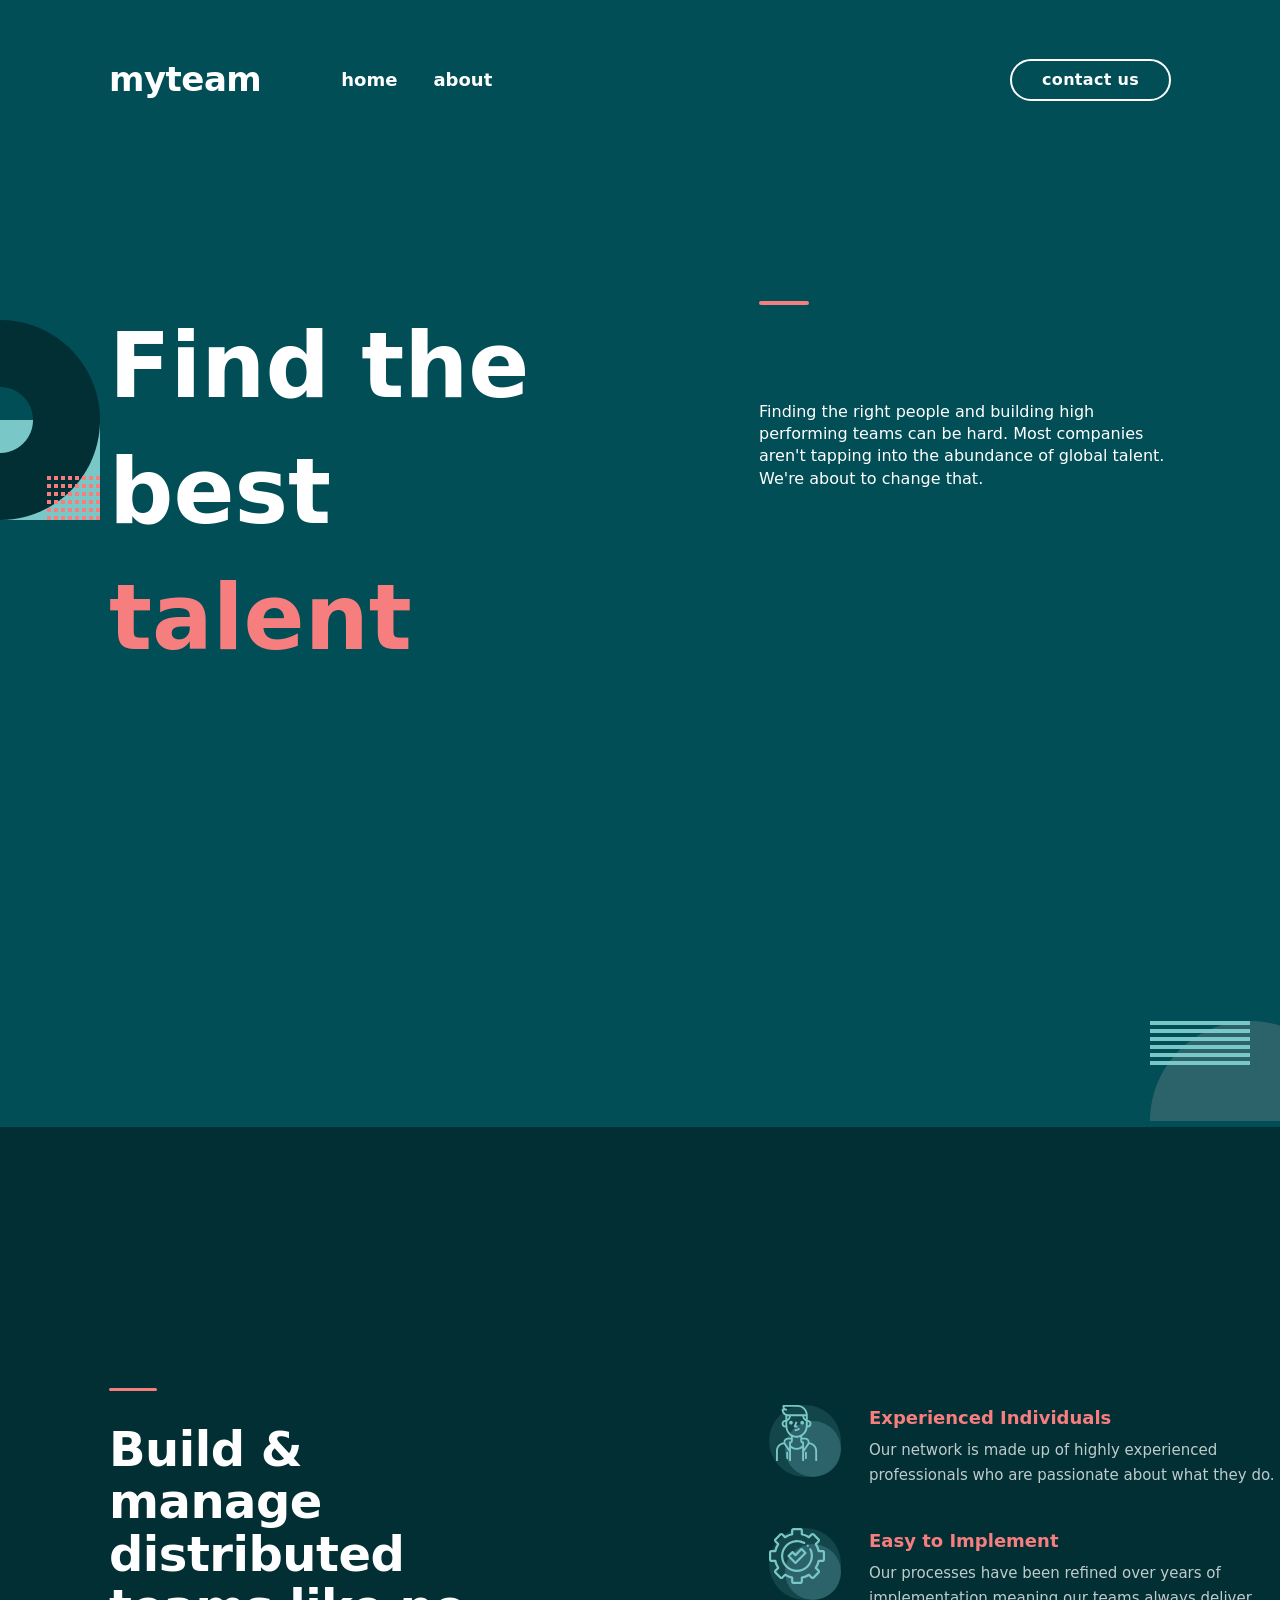
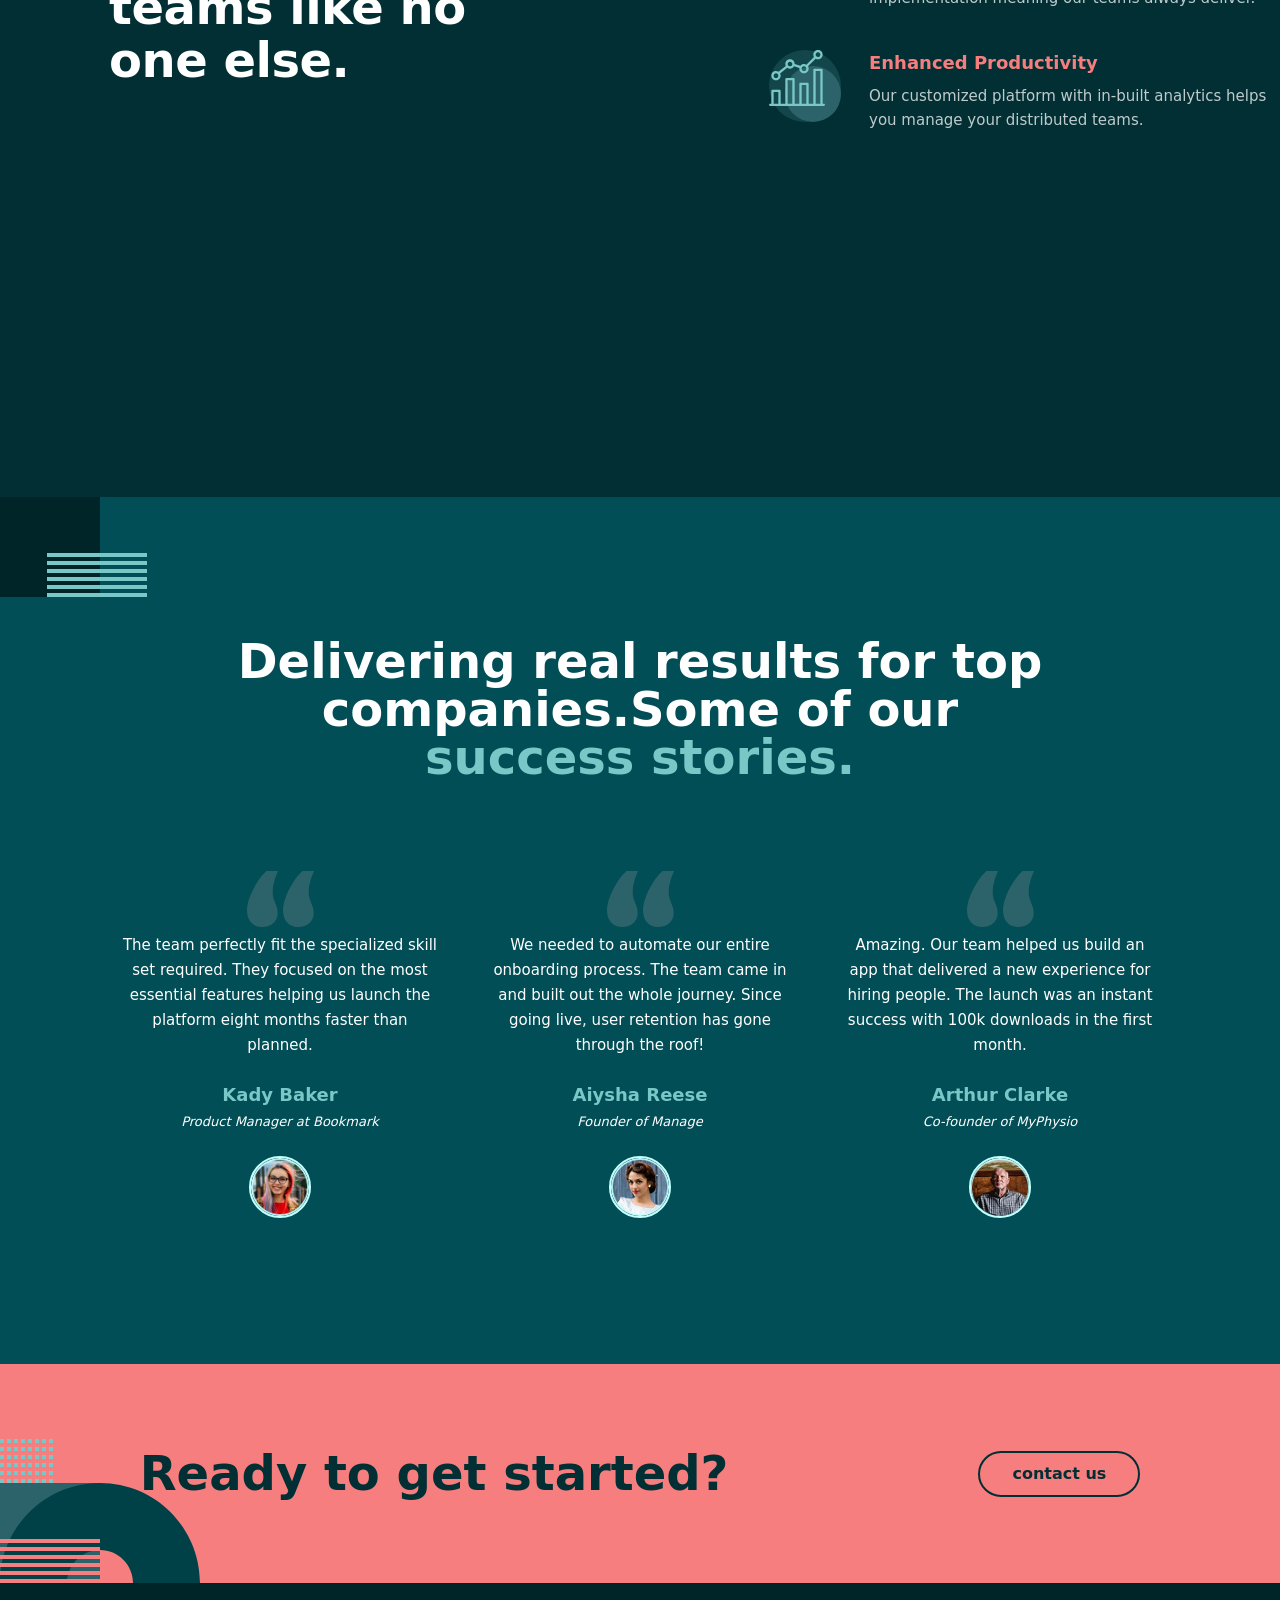
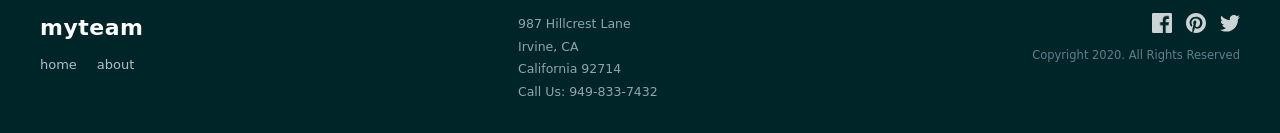
<file: my team/index.html>
<!DOCTYPE html>
<html lang="en">

<head>
    <meta charset="UTF-8">
    <meta name="viewport" content="width=device-width, initial-scale=1.0">
    <title>myteam — Find the best talent</title>
    <link rel="stylesheet" href="style.css">
</head>

<body>
    <header class="header">
        <div class="container">

            <div class="navbar">

                <div class="logo">myteam</div>

                <nav class="nav-links">
                    <a href="index.html" class="nav-link">home</a>
                    <a href="about.html" class="nav-link">about</a>
                </nav>
                <div class="contact-btn">
                    <a href="contact.html">contact us</a>
                </div>


                <button class="burger" type="button">
                    <img src="burger.svg" alt="Menu">
                </button>

            </div>

        </div>

        <div class="mobile-menu">

            <button class="close-btn" type="button">
                ✕
            </button>

            <nav class="mobile-nav">
                <a href="index.html">home</a>
                <a href="about.html">about</a>

                <a href="contact.html" class="mobile-btn">
                    contact us
                </a>
            </nav>
            <img class="brgrasm" src="rasm19.png" alt="">

        </div>

    </header>
    <section class="hero">
        <img class="img-square" src="./rasm.png" alt="">
        <div class="container">
            <div class="hero-wrapper">
                <div class="hero-left">
                    <h1 class="h1_nmadur">Find the best <span class="accent">talent</span></h1>
                </div>
                <div class="hero-right">
                    <span class="description-box"></span>
                    <div class="asd">
                        <p class="finding-text">Finding the right people and building high performing teams can be hard.
                            Most companies aren't tapping into the abundance of global talent. We're about to change
                            that.</p>
                    </div>
                </div>
            </div>
        </div>
        <img class="ert1" src="rasm17.png" alt="">
    </section>


    <section class="section2">

        <div class="decor-dots">

        </div>

        <div class="decor-bottom-right">
            <svg width="160" height="160" viewBox="0 0 160 160" xmlns="http://www.w3.org/2000/svg">

            </svg>
        </div>

        <div class="container">
            <div class="section2-inner">

                <div class="section2-left">
                    <h2>Build &amp; manage distributed teams like no one else.</h2>
                </div>

                <div class="section2-right">

                    <div class="feature-item">
                        <div class="feature-icon">
                            <img src="rasm2.svg" alt="">
                        </div>
                        <div class="feature-text">
                            <h3>Experienced Individuals</h3>
                            <p>Our network is made up of highly experienced professionals who are passionate about what
                                they do.</p>
                        </div>
                    </div>

                    <div class="feature-item">
                        <div class="feature-icon">
                            <img src="rasm3.svg" alt="">
                        </div>
                        <div class="feature-text">
                            <h3>Easy to Implement</h3>
                            <p>Our processes have been refined over years of implementation meaning our teams always
                                deliver.</p>
                        </div>
                    </div>

                    <div class="feature-item">
                        <div class="feature-icon">
                            <img src="rasm4.svg" alt="">
                        </div>
                        <div class="feature-text">
                            <h3>Enhanced Productivity</h3>
                            <p>Our customized platform with in-built analytics helps you manage your distributed teams.
                            </p>
                        </div>
                    </div>
                    <img class="wer" src="rasm5.png" alt="">

                </div>
            </div>
        </div>
    </section>

    <section class="stories">

        <img src="rasm6.svg" alt="" class="chaprasm">

        <div class="container">

            <h2 class="stories-title">
                Delivering real results for top companies.Some of our
                <br>
                <span> success  stories.</span>
            </h2>

            <div class="stories-wrapper">

                <div class="story-card">
                    <img src="qovs.svg" alt="" class="quote1">

                    <p>
                        The team perfectly fit the specialized skill set required.
                        They focused on the most essential features helping us launch
                        the platform eight months faster than planned.
                    </p>

                    <h4>Kady Baker</h4>
                    <span class="job">Product Manager at Bookmark</span>

                    <img src="qiz.png" alt="" class="avatar">
                </div>

                <div class="story-card">
                    <img src="qovs.svg" alt="" class="quote1">

                    <p>
                        We needed to automate our entire onboarding process.
                        The team came in and built out the whole journey.
                        Since going live, user retention has gone through the roof!
                    </p>

                    <h4>Aiysha Reese</h4>
                    <span class="job">Founder of Manage</span>

                    <img src="qiz2.png" alt="" class="avatar">
                </div>

                <div class="story-card">
                    <img src="qovs.svg" alt="" class="quote1">

                    <p>
                        Amazing. Our team helped us build an app that delivered a
                        new experience for hiring people. The launch was an instant
                        success with 100k downloads in the first month.
                    </p>

                    <h4>Arthur Clarke</h4>
                    <span class="job">Co-founder of MyPhysio</span>

                    <img src="chol.png" alt="" class="avatar">
                </div>

            </div>
            <img class="pas" src="rasm16.png" alt="">
        </div>
    </section>
    <img class="ongrasm" src="rasm7..svg" alt="">


    <footer class="cta">

        <img src="rasm8.svg" alt="" class="cta-rasm">

        <div class="container cta-wrapper">
            <h2>Ready to get started?</h2>

            <a href="contact.html" class="cta-btn">contact us</a>
        </div>

    </footer>
    <footer class="footer">
        <div class="footer__container">

            <div class="footer__left">
                <div class="footer__logo">myteam</div>
                <nav class="footer__nav">
                    <a href="index.html" class="footer__nav-link">home</a>
                    <a href="about.html" class="footer__nav-link">about</a>
                </nav>
            </div>


            <div class="footer__address">
                987 Hillcrest Lane<br>
                Irvine, CA<br>
                California 92714<br>
                Call Us: 949-833-7432
            </div>
            <div class="footer__right">
                <div class="footer__address1">
                    987 Hillcrest Lane<br>
                    Irvine, CA<br>
                    California 92714<br>
                    Call Us: 949-833-7432
                </div>
                <div class="footer__icons">
                    <a href="#" class="footer__icon-link" title="Facebook">
                        <img src="facebook.png" alt="" class="footer__icon-img" />
                    </a>
                    <a href="#" class="footer__icon-link" title="Pinterest">
                        <img src="p.svg" alt="" class="footer__icon-img" />
                    </a>
                    <a href="#" class="footer__icon-link" title="Twitter">
                        <img src="qush.svg" alt="" class="footer__icon-img" />
                    </a>
                </div>
                <p class="footer__copyright">Copyright 2020. All Rights Reserved</p>
            </div>

        </div>
    </footer>
    <script src="./script.js"></script>
</body>

</html>
</file>
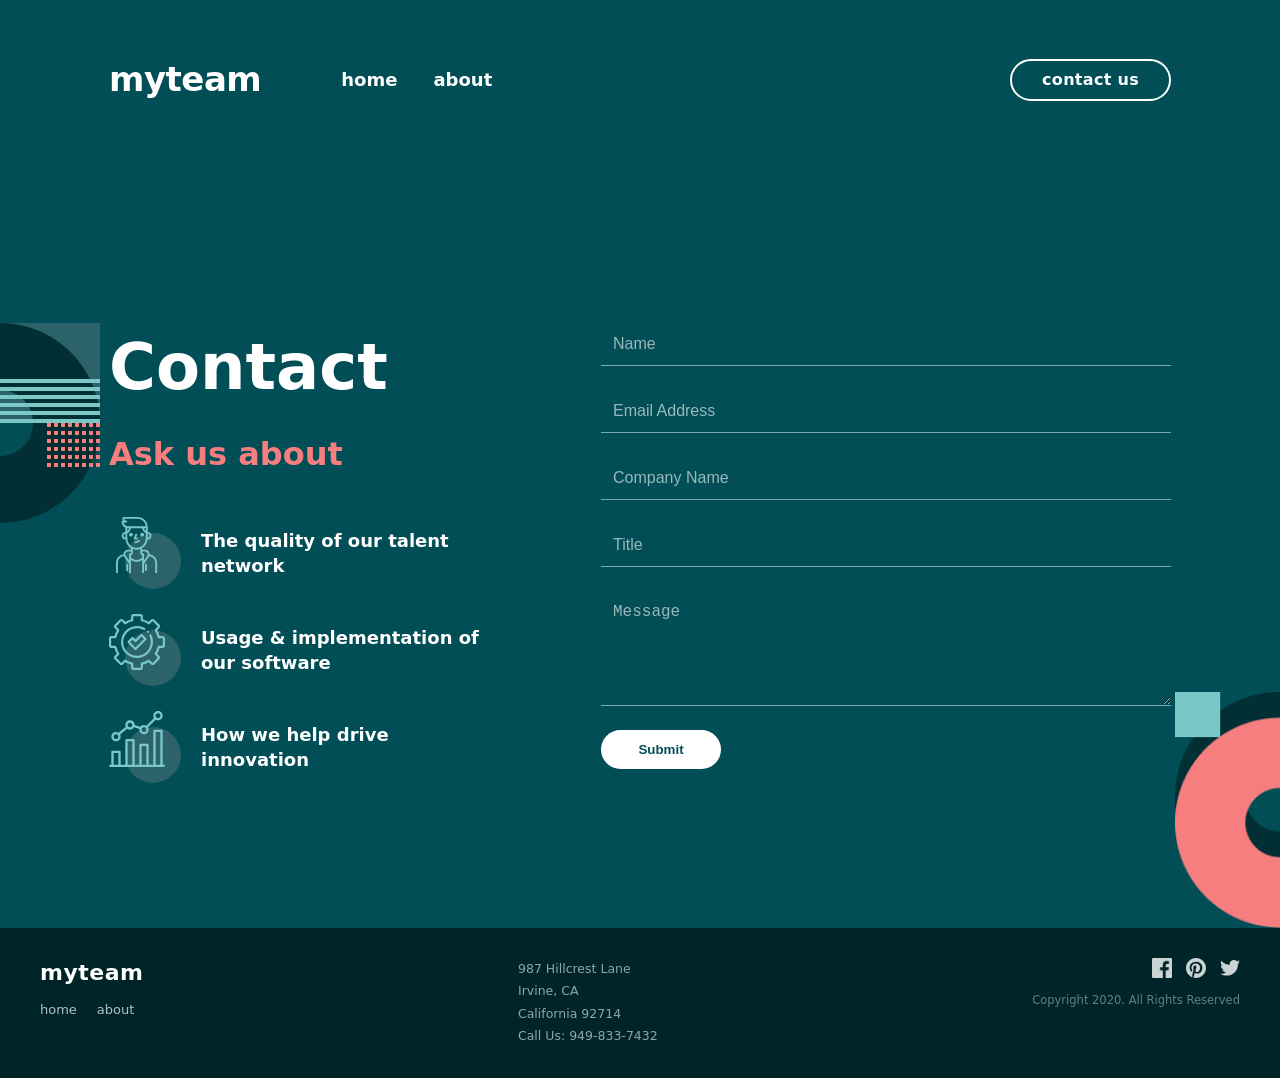
<file: my team/contact.html>
<!DOCTYPE html>
<html lang="en">

<head>
    <meta charset="UTF-8">
    <meta name="viewport" content="width=device-width, initial-scale=1.0">
    <title>Document</title>
    <link rel="stylesheet" href="style.css">
</head>

<body>
    <!-- <header class="header">
        <div class="container">
            <div class="navbar">
                <div class="logo">myteam</div>
                <div class="nav-links">
                    <a href="index.html" class="nav-link">home</a>
                    <a href="about.html" class="nav-link">about</a>
                </div>
                <div class="contact-btn">
                    <a href="contact.html">contact us</a>
                </div>
            </div>
        </div>
    </header> -->
     <header class="header">
        <div class="container">

            <div class="navbar">

                <div class="logo">myteam</div>

                <nav class="nav-links">
                    <a href="index.html" class="nav-link">home</a>
                    <a href="about.html" class="nav-link">about</a>
                </nav>
                <div class="contact-btn">
                    <a href="contact.html">contact us</a>
                </div>


                <button class="burger" type="button">
                    <img src="burger.svg" alt="Menu">
                </button>

            </div>

        </div>

        <div class="mobile-menu">

            <button class="close-btn" type="button">
                ✕
            </button>

            <nav class="mobile-nav">
                <a href="index.html">home</a>
                <a href="about.html">about</a>

                <a href="contact.html" class="mobile-btn">
                    contact us
                </a>
            </nav>
            <img class="brgrasm" src="rasm19.png" alt="">

        </div>

    </header>
    <section class="contact">

        <img src="rasm13.png" class="contact-left-bg">
        <img src="rasm14.png" class="contact-right-bg">

        <div class="container contact-wrapper">

            <div class="contact-left">
                <h1>Contact</h1>

                <h2>Ask us about</h2>

                <div class="contact-item">
                    <img src="rasm2.svg">
                    <p>The quality of our talent network</p>
                </div>

                <div class="contact-item">
                    <img src="rasm3.svg">
                    <p>Usage & implementation of our software</p>
                </div>

                <div class="contact-item">
                    <img src="rasm4.svg">
                    <p>How we help drive innovation</p>
                </div>
            </div>

            <div class="contact-right">

                <form id="contactForm">

                    <input type="text" placeholder="Name" required>
                    <input type="email" placeholder="Email Address" required>
                    <input type="text" placeholder="Company Name">
                    <input type="text" placeholder="Title">
                    <textarea placeholder="Message" rows="5" required></textarea>

                    <button type="submit">Submit</button>

                </form>

                <div id="successMessage"></div>

            </div>

        </div>

    </section>
    </footer>
     <footer class="footer">
        <div class="footer__container">

            <div class="footer__left">
                <div class="footer__logo">myteam</div>
                <nav class="footer__nav">
                    <a href="index.html" class="footer__nav-link">home</a>
                    <a href="about.html" class="footer__nav-link">about</a>
                </nav>
            </div>

            
            <div class="footer__address">
                987 Hillcrest Lane<br>
                Irvine, CA<br>
                California 92714<br>
                Call Us: 949-833-7432
            </div>
            <div class="footer__right">
                 <div class="footer__address1">
                987 Hillcrest Lane<br>
                Irvine, CA<br>
                California 92714<br>
                Call Us: 949-833-7432
            </div>
                <div class="footer__icons">
                    <a href="#" class="footer__icon-link" title="Facebook">
                        <img src="facebook.png" alt="" class="footer__icon-img" />
                    </a>
                    <a href="#" class="footer__icon-link" title="Pinterest">
                        <img src="p.svg" alt="" class="footer__icon-img" />
                    </a>
                    <a href="#" class="footer__icon-link" title="Twitter">
                        <img src="qush.svg" alt="" class="footer__icon-img" />
                    </a>
                </div>
                <p class="footer__copyright">Copyright 2020. All Rights Reserved</p>
            </div>

        </div>
    </footer>
    <script src="script.js"></script>
</body>

</html>
</file>
<file: my team/style.css>
* {
    margin: 0;
    padding: 0;
    box-sizing: border-box;
}

body {
    background-color: #014E56;
    font-family: 'Segoe UI', 'Livvic', 'Poppins', 'Inter', system-ui, sans-serif;
    color: #FFFFFF;
    line-height: 1.4;
    overflow-x: hidden;
}

.container {
    max-width: 1110px;
    margin: 0 auto;
    padding: 0 24px;
}

.header {
    padding-top: 56px;
    padding-bottom: 70px;
}

.navbar {
    display: flex;
    align-items: center;
    gap: 80px;
    flex-wrap: wrap;
    margin-bottom: 129px;
}

.logo {
    font-size: 34px;
    font-weight: 700;
    letter-spacing: -0.5px;
    color: white;
}

.nav-links {
    display: flex;
    gap: 36px;
}

.nav-link {
    color: white;
    text-decoration: none;
    font-size: 18px;
    font-weight: 600;
    transition: color 0.2s ease;
}

.nav-link:hover {
    color: #F67E7E;
}

.contact-btn {
    margin-left: auto;
}

.contact-btn a {
    display: inline-block;
    background: transparent;
    border: 2px solid #FFFFFF;
    color: white;
    text-decoration: none;
    font-size: 16px;
    font-weight: 600;
    padding: 8px 30px;
    border-radius: 30px;
    transition: all 0.25s ease;
    letter-spacing: 0.3px;
}

.contact-btn a:hover {
    background-color: white;
    color: #014E56;
    border-color: white;
}



.hero-wrapper {
    display: flex;
    gap: 150px;
    margin-bottom: 300px;
}

.hero-left {
    flex: 1;
}

.h1_nmadur {
    width: 500px;
    margin-bottom: 40px;
}

.ert1 {
    margin-left: 1150px;
}

.hero-left h1 {
    font-size: 90px;
}

.accent {
    color: #F67E7E;
}

.hero-right {
    flex: 1;
    margin-top: 18px;
}


.description-box {
    position: relative;
}

.description-box::before {
    content: '';
    position: absolute;
    top: -20px;
    left: 0;
    width: 50px;
    height: 4px;
    background-color: #F67E7E;
    border-radius: 2px;
}


.description-box p {
    font-size: 18px;
    line-height: 1.6;
    font-weight: 500;
    color: rgba(255, 255, 255, 0.92);
    margin: 0;
}

.decor-shape {
    position: absolute;
    bottom: 0;
    right: 0;
    width: 200px;
    height: 200px;
    background-image: url("data:image/svg+xml,%3Csvg xmlns='http://www.w3.org/2000/svg' viewBox='0 0 200 200'%3E%3Ccircle cx='100' cy='100' r='80' fill='none' stroke='%2379C8C7' stroke-width='2' stroke-dasharray='8 8' opacity='0.5'/%3E%3Ccircle cx='100' cy='100' r='50' fill='none' stroke='%23F67E7E' stroke-width='1.5' opacity='0.4'/%3E%3C/svg%3E");
    background-repeat: no-repeat;
    background-position: bottom right;
    background-size: contain;
    pointer-events: none;
    z-index: 1;
}


.img-square {
    position: absolute;
    top: 320px;

}

.section2 {
    background-color: #012F34;
    padding: 80px 0;
    position: relative;
    overflow: hidden;
}

.section2-inner {
    display: flex;
    align-items: center;
    gap: 300px;
    position: relative;
    z-index: 2;
}

.section2-left {
    flex: 0 0 360px;
    max-width: 360px;
    position: relative;
    margin-bottom: 150px;
}

.section2-left::before {
    content: '';
    display: block;
    width: 48px;
    height: 3px;
    background-color: #F67E7E;
    margin-bottom: 32px;
    border-radius: 2px;
}

.section2-left h2 {
    font-size: 48px;
    font-weight: 700;
    line-height: 1.1;
    letter-spacing: -0.5px;
    color: #FFFFFF;
}

.section2-right {
    flex: 1;
    display: flex;
    flex-direction: column;
    gap: 40px;
    margin-top: 198px;
}

.feature-item {
    display: flex;
    align-items: flex-start;
    gap: 28px;
}

.feature-icon {
    flex-shrink: 0;
    width: 72px;
    height: 72px;
    background-color: rgba(121, 200, 199, 0.15);
    border-radius: 50%;
    display: flex;
    align-items: center;
    justify-content: center;
}

.feature-icon svg {
    width: 36px;
    height: 36px;
    stroke: #79C8C7;
    fill: none;
    stroke-width: 1.5;
    stroke-linecap: round;
    stroke-linejoin: round;
}

.feature-text h3 {
    font-size: 18px;
    font-weight: 700;
    color: #F67E7E;
    margin-bottom: 8px;
}

.feature-text p {
    font-size: 15px;
    line-height: 1.65;
    color: rgba(255, 255, 255, 0.75);
    max-width: 420px;
}

.decor-dots {
    position: absolute;
    top: 30px;
    right: 20px;
    width: 100px;
    height: 100px;
    opacity: 0.25;
    pointer-events: none;
    z-index: 1;
}

.decor-dots span {
    display: inline-block;
    width: 5px;
    height: 5px;
    background: #79C8C7;
    border-radius: 50%;
    margin: 2px;
    float: left;
}

.decor-bottom-right {
    position: absolute;
    bottom: 0;
    right: 0;
    pointer-events: none;
    z-index: 1;
}

.asd {
    margin-top: 80px;
}

.ert {
    margin-left: 1200px;
}

.wer {
    width: 100px;
    height: 244px;
    margin-left: 750px;
}

.stories {
    background: #004047;
    padding: 120px 20px;
    text-align: center;
}

.container {
    max-width: 1110px;
    margin: 0 auto;
}

.stories {
    background: #014E56;
    padding: 140px 20px;
    position: relative;
    overflow: hidden;
}

.chaprasm {
    position: absolute;
    top: 0;
    left: 0;
    width: 147px;
}

.ongrasm {
    margin-left: 1710px;
    top: 0;
    left: 0;
    position: absolute;
    margin-top: 2600px;
    display: none;
}

.stories-title {
    font-size: 48px;
    font-weight: 700;
    line-height: 48px;
    text-align: center;
    max-width: 1000px;
    margin: 0 auto 80px;
}

.stories-title span {
    color: #79C8C7;
}

.stories-wrapper {
    display: flex;
    justify-content: center;
    gap: 40px;
}

.story-card {
    width: 320px;
    text-align: center;
}

.quote {
    width: 67px;
    margin-bottom: -15px;
    opacity: .5;
    text-align: center;
    margin-right: 200px;
}

.story-card p {
    color: #fff;
    font-size: 15px;
    line-height: 25px;
    margin-bottom: 24px;
}

.story-card h4 {
    color: #79C8C7;
    font-size: 18px;
    margin-bottom: 5px;
}

.job {
    display: block;
    font-size: 13px;
    font-style: italic;
    margin-bottom: 25px;
}

.avatar {
    width: 62px;
    height: 62px;
    border-radius: 50%;
    border: 2px solid #C4FFFE;
    object-fit: cover;
}

.cta {
    background: #F67E7E;
    padding: 76px 20px;
    position: relative;
    overflow: hidden;
}

.cta-rasm {
    position: absolute;
    left: 0;
    bottom: 0;
    width: 200px;
}

.cta-wrapper {
    display: flex;
    justify-content: center;
    align-items: center;
    gap: 250px;
    position: relative;
    z-index: 2;
}

.cta h2 {
    color: #012F34;
    font-size: 48px;
    font-weight: 700;
}

.cta-btn {
    text-decoration: none;
    color: #012F34;
    border: 2px solid #012F34;
    padding: 10px 32px;
    border-radius: 30px;
    font-weight: 600;
    transition: .3s;
}

.cta-btn:hover {
    background: #012F34;
    color: white;
}

.footer {
    background-color: #002529;
    padding: 30px 40px;
}

.footer__container {
    display: flex;
    justify-content: space-between;
    align-items: flex-start;
    flex-wrap: wrap;
    gap: 20px;
    max-width: 1200px;
    margin: 0 auto;
}


.footer__left {
    display: flex;
    flex-direction: column;
    gap: 12px;
}

.footer__logo {
    color: #ffffff;
    font-size: 22px;
    font-weight: 700;
    letter-spacing: 0.5px;
}

.footer__nav {
    display: flex;
    gap: 20px;
}

.footer__nav-link {
    color: #b0bec5;
    text-decoration: none;
    font-size: 13px;
    transition: color 0.2s ease;
}

.footer__nav-link:hover {
    color: #ffffff;
}


.footer__address {
    font-size: 12.5px;
    line-height: 1.8;
    color: #90a4ae;
}


.footer__right {
    display: flex;
    flex-direction: column;
    align-items: flex-end;
    gap: 14px;
}

.footer__icons {
    display: flex;
    gap: 14px;
    align-items: center;
}

.footer__icon-link {
    display: flex;
    align-items: center;
    justify-content: center;
    opacity: 0.8;
    transition: opacity 0.2s ease, transform 0.2s ease;
}

.footer__icon-link:hover {
    opacity: 1;
    transform: translateY(-2px);
}

.footer__icon-img {
    width: 20px;
    height: 20px;
    object-fit: contain;
    filter: brightness(0) invert(1);
}

.footer__copyright {
    font-size: 11.5px;
    color: #607d8b;
}

.abouttext {
    width: 600px;
    height: 112px;
    bottom: 300px;
}

.abrasm {
    margin-left: 1805px;
    margin-top: 120px;
    position: absolute;
    left: 0;
    right: 0;

}


.directors {
    background: #004047;
    padding: 140px 0;
}

.directors-title {
    text-align: center;
    font-size: 48px;
    font-weight: 700;
    margin-bottom: 64px;
    color: #fff;
}

.directors-grid {
    display: grid;
    grid-template-columns: repeat(3, 350px);
    justify-content: center;
    gap: 76px 30px;
}

.director-card {
    background: #012F34;
    text-align: center;
    padding: 32px 24px 56px;
    position: relative;
    min-height: 253px;
}

.director-img {
    width: 96px;
    height: 96px;
    border-radius: 50%;
    border: 2px solid #79C8C7;
    object-fit: cover;
    margin-bottom: 16px;
}

.director-card h3 {
    color: #79C8C7;
    font-size: 18px;
    font-weight: 700;
    margin-bottom: 8px;
}

.director-card p {
    color: #fff;
    font-size: 15px;
    font-style: italic;
    line-height: 25px;
}





.aden-card {
    display: flex;
    flex-direction: column;
    align-items: center;
}

.quote {
    width: 250px;
    margin-top: 10px;
    line-height: 25px;
    font-style: normal;
}

.quote1 {
    width: 67px;
    margin-top: 10px;
    line-height: 25px;
    font-style: normal;
}

.plus-btn {
    position: absolute;
    bottom: -24px;
    left: 50%;
    transform: translateX(-50%);
    z-index: 10;

    width: 56px;
    height: 56px;
    border-radius: 50%;
    background: #F67E7E;
    border: none;
    cursor: pointer;

    display: flex;
    align-items: center;
    justify-content: center;

    font-size: 30px;
    color: #012F34;

    transition: 0.3s;
}

.plus-btn:hover {
    background: #79C8C7;
}

.plus-btn img {
    width: 16px;
    height: 16px;
}

.plus-btn:hover {
    background: #79C8C7;
}

.qwer {
    top: 813px;
    position: absolute;
}

.poi {
    position: absolute;
    bottom: -685px;
    right: 0;
}

.clients {
    background: #012F34;
    padding: 140px 0;
    position: relative;
    overflow: hidden;
}

.clients-bg {
    position: absolute;
    top: 0;
    left: 0;
    width: 180px;
}

.clients-title {
    text-align: center;
    font-size: 48px;
    font-weight: 700;
    color: #fff;
    margin-bottom: 70px;
}

.clients-logos {
    display: flex;
    justify-content: space-between;
    align-items: center;
    gap: 40px;
}

.clients-logos img {
    max-width: 160px;
    height: auto;
    transition: 0.3s;
}

.clients-logos img:hover {
    transform: scale(1.08);
}


.contact {
    background: #014E56;
    margin-top: 20px;
    position: relative;
    overflow: hidden;
}

.contact-left-bg {
    position: absolute;
    width: 100px;
    margin-bottom: 45678px;
}

.contact-right-bg {
    position: absolute;
    right: 0;
    bottom: 0;
    width: 105px;
    height: 200;
}

.contact-wrapper {
    display: flex;
    justify-content: space-between;
    gap: 120px;
    position: relative;
    z-index: 2;
}

.contact-left {
    flex: 1;
    margin-bottom: 120px;
}

.contact-left h1 {
    font-size: 64px;
    font-weight: 700;
    margin-bottom: 20px;
}

.contact-left h2 {
    color: #F67E7E;
    font-size: 32px;
    margin-bottom: 40px;
}

.contact-item {
    display: flex;
    align-items: center;
    gap: 20px;
    margin-bottom: 25px;
}

.contact-item img {
    width: 72px;
}

.contact-item p {
    font-size: 18px;
    font-weight: 700;
}

.contact-right {
    flex: 1;
}

.card-back {
    display: none;
    text-align: center;
}

.director-card.active .card-front {
    display: none;
}

.director-card.active .card-back {
    display: flex;
    flex-direction: column;
    align-items: center;
    justify-content: center;
    height: 100%;
}

.card-back h3 {
    color: #79C8C7;
    margin-bottom: 25px;
}

.card-back .quote {
    color: #FFFFFF;
    line-height: 28px;
    max-width: 250px;
    margin-left: 200px;
}

.narsa {
    margin-top: 30px;
}

.pas {
    display: none;
}

.footer__address1 {
    display: none;
}

.footer__address {
    display: block;
}

.abrasm1 {
    position: absolute;
    margin-left: 1390px;
    bottom: 0;
    margin-bottom: 330px;
}

.hero1 {
    height: 320px;
}

.rsm {
    position: absolute;
    top: 623px;
    left: 0;
}

.burger {
    display: none;
}

.burger img {
    width: 20px;
}



.burger {
    display: none;
    background: none;
    border: none;
    cursor: pointer;
    z-index: 1001;
}

.burger img {
    width: 20px;
}

.mobile-menu {
    position: fixed;
    top: 0;
    right: -255px;
    width: 255px;
    height: 100vh;
    background: #2C6269;
    transition: .35s;
    z-index: 1000;
    padding: 48px 24px;
}

.mobile-menu.active {
    right: 0;
}

.close-btn {
    background: none;
    border: none;
    color: #fff;
    font-size: 32px;
    cursor: pointer;
    float: right;
    position: absolute;
    right: 30px;
}

.mobile-nav {
    display: flex;
    flex-direction: column;
    gap: 24px;
    margin-top: 90px;
}

.burger {
    display: none;
    cursor: pointer;
    z-index: 1001;
}

.close-menu {
    display: none;
    position: fixed;
    top: 50px;
    right: 25px;
    font-size: 32px;
    color: #fff;
    cursor: pointer;
    z-index: 1002;
}

.brgrasm {
    width: 100px;
    height: 200px;
    position: absolute;
    bottom: 0;
    right: 0;
}

.rsm {
    display: block;
}

.rsm2 {
    display: none;
}


.mobile-nav a {
    color: #fff;
    text-decoration: none;
    font-size: 18px;
    font-weight: 600;
}

.mobile-btn {
    width: 150px;
    text-align: center;
    padding: 10px 0;
    border: 2px solid #fff;
    border-radius: 30px;
}

#contactForm {
    display: flex;
    flex-direction: column;
    gap: 24px;
    width: 570px;
}

#contactForm input,
#contactForm textarea {
    background: transparent;
    border: none;
    border-bottom: 1px solid rgba(255, 255, 255, .5);
    padding: 12px;
    color: white;
    font-size: 16px;
    outline: none;
    transition: 0.3s ease;
}

#contactForm input::placeholder,
#contactForm textarea::placeholder {
    color: rgba(255, 255, 255, .6);
}

#contactForm input:hover,
#contactForm textarea:hover {
    border-bottom: 2px solid #F67E7E;
}

#contactForm button {
    width: 120px;
    padding: 12px;
    border: none;
    border-radius: 30px;
    background: white;
    color: #014E56;
    font-weight: 700;
    cursor: pointer;
}

#successMessage {
    margin-top: 20px;
    color: #79C8C7;
    font-weight: 700;
}


@media (max-width:768px) {
    .navbar {
        width: 689px;
        height: 48px;
        display: flex;
    }

    .hero-wrapper {
        display: flex;
    }

    .hero-left h1 {
        position: absolute;
        font-size: 60px;
        left: 140px;
        top: 180px;
    }

    .finding-text {
        font-size: 15px;
        height: 84px;
        position: absolute;
        width: 480px;
        right: 100px;
        top: 370px;
        left: 120px;
        text-align: center;
        margin-left: 40px;
    }

    .img-square {
        display: none;
    }

    .description-box {
        display: none;
    }

    .ert1 {
        margin-top: 130px;
        margin-left: 200px;
    }

    .section2-inner {
        width: 473px;
        height: 946px;
        margin-left: 100px;
    }

    .section2-inner {
        width: 473px;
        height: 710px;
    }

    .section2-left {
        position: absolute;
        top: 100px;
    }

    .section2-left h2 {
        font-size: 32px;
        width: 445px;
        height: 64px;
    }

    .wer {
        position: absolute;
        top: -420px;
        right: -170px;
        width: 100px;
    }

    .section2-right {
        position: absolute;
        margin-top: 300px;
    }

    .stories-title {
        font-size: 32px;
        width: 500px;
        height: 100px;
    }

    .pas {
        position: absolute;
        bottom: 0;
        right: 0;
        display: block;
    }

    .stories-wrapper {
        display: flex;
        gap: 100px;
        flex-wrap: wrap;
    }

    .cta-btn {
        text-align: center;
        font-size: 15px;
        width: 153px;
        height: 50px;
        white-space: nowrap;
    }


    .cta-wrapper h2 {
        margin-left: 30px;
        max-width: 300px;
        font-size: 32px;
        text-align: center;
        white-space: nowrap;
    }

    .cta-wrapper {
        display: flex;
        align-items: center;
        gap: 100px;
    }

    .cta-rasm {
        position: absolute;
        bottom: -30px;
    }

    .footer {
        background-color: #0d2b2b;
        padding: 40px 0;
    }

    .footer__container {
        display: flex;
        align-items: center;
        justify-content: space-between;
        max-width: 1200px;
        margin: 0 auto;
        padding: 0 40px;
    }

    .footer__left {
        display: flex;
        flex-direction: column;
        gap: 20px;
    }

    .footer__logo {
        color: white;
        font-size: 20px;
        font-weight: bold;
        margin-bottom: 40px;
    }

    .footer__nav {
        display: flex;
        gap: 20px;
        margin-bottom: 60px;
    }

    .footer__nav-link {
        color: white;
        text-decoration: none;
        font-size: 14px;
    }

    .footer__address {
        color: white;
        font-size: 14px;
        line-height: 1.8;
    }

    .footer__right {
        display: flex;
        flex-direction: column;
        align-items: flex-end;
        gap: 20px;
    }

    .footer__icons {
        display: flex;
        gap: 16px;
    }

    .footer__icon-img {
        width: 24px;
        height: 24px;
        filter: brightness(0) invert(1);
    }

    .footer__copyright {
        color: #79c4b8;
        font-size: 13px;
    }

    .footer__address1 {
        display: block;
    }

    .footer__address {
        display: none;
    }

    .footer__icons {
        position: absolute;
        margin-right: 585px;
        margin-top: 130px;
    }

    .navbar {
        width: 700px;
        height: 50px;
    }

    .hero-lefth h1 {
        margin-left: 300px;
        font-size: 64px;
    }

    .hero-wrapper {
        flex-direction: column;
        align-items: center;
        text-align: center;
        gap: 20px;
        margin-bottom: 80px;
    }

    .jkl {
        position: absolute;
        font-size: 64px;
        margin-left: 150px;
    }

    .hero-right {
        display: flex;
        flex-direction: column;
        align-items: center;
        margin-top: 0;
    }

    .description-box {
        display: none;
    }

    .abouttext {
        width: 450px;
        text-align: center;
    }

    .asd {
        margin-top: 20px;
    }

    .hero {
        height: 350px;
    }

    .abrasm1 {
        position: absolute;
        display: block;
        width: 100px;
        margin-left: 644px;
        top: 400px;
    }

    .directors-grid {
        grid-template-columns: repeat(2, 280px);
        justify-content: center;
        gap: 60px 20px;
    }

    .poi {
        position: absolute;
        bottom: -1366px;
    }

    .clients-bg {
        position: absolute;
        top: -90px;
    }

    .clients-logos {
        margin-left: 10px;
    }

    .clients-title {
        font-size: 32px;
    }

    .futtext {
        font-size: 11.5px;
        color: #607d8b;
    }

    .cvb {
        width: 100px;
    }

    .contact-wrapper {
        display: flex;
        height: 1100px;
    }

    .contact-left {
        position: absolute;
        margin-left: 150px;
        text-align: center;
        top: -25px;
    }

    .contact-right {
        margin-top: 500px;
        bottom: 100px;
        margin-left: 50px;
    }

    .contactForm {
        width: 100px;
    }

}

@media (max-width:375px) {

    .container {
        max-width: 327px;
        width: 100%;
        margin: 0 auto;
        padding: 0 24px;
    }

    /* HEADER */

    .header {
        padding: 48px 0;
    }

    .navbar {
        display: flex;
        justify-content: space-between;
        align-items: center;
        margin-bottom: 80px;
        gap: 0;
    }

    .logo {
        font-size: 24px;
    }

    .nav-links,
    .contact-btn {
        display: none;
    }


    .hero {
        position: relative;
        overflow: hidden;
        padding-bottom: 180px;
    }

    .hero-wrapper {
        display: flex;
        flex-direction: column;
        align-items: center;
        text-align: center;
        gap: 24px;
        margin-bottom: 0;
    }

    .hero-left,
    .hero-right {
        width: 100%;
        flex: none;
        margin: 0;
    }

    .h1_nmadur {
        width: 100%;
        margin: 0;
    }

    .hero-left h1 {
        position: static !important;
        left: auto !important;
        top: auto !important;
        font-size: 40px;
        line-height: 40px;
        width: 240px;
        margin: 0 auto;
    }

    .description-box {
        display: none;
    }

    .asd {
        margin-top: 0;
    }

    .finding-text {
        position: static !important;
        left: auto !important;
        top: auto !important;
        right: auto !important;
        width: 327px;
        margin: 24px auto 0;
        font-size: 15px;
        line-height: 28px;
        text-align: center;
    }

    .img-square {
        display: none;
    }

    .ert1 {
        position: absolute;
        bottom: 0;
        left: 50%;
        transform: translateX(-50%);
        width: 358px;
        margin: 0;
    }

    .nav-links,
    .contact-btn {
        display: none;
    }

    .burger {
        display: block;
        background: none;
        border: none;
        cursor: pointer;
        position: absolute;
        left: 335px;
    }

    .mobile-menu {
        display: flex;
        flex-direction: column;
        position: absolute;
        top: 0;
        right: -255px;
        width: 255px;
        height: 100%;
        background: #2C6269;
        padding: 120px 30px;
        gap: 24px;
        transition: .4s;
    }


    .mobile-menu.active {
        right: 0;
        /* Burger bosilganda chiqadi */
    }

    .close-menu.active {
        display: block;
    }

    .hide {
        display: none;
    }

    .mobile-menu a {
        color: #fff;
        text-decoration: none;
        font-size: 18px;
        font-weight: 600;
    }

    .mobile-btn {
        width: 160px;
        text-align: center;
        padding: 10px 0;
        border: 2px solid #fff;
        border-radius: 30px;
    }

    /* ================= SECTION 2 ================= */

    .section2 {
        background: #012F34;
        padding: 64px 24px;
        position: relative;
        overflow: hidden;
        height: 1050px;
    }

    /* O'ng tepadagi rasm */
    .section2::after {
        content: "";
        position: absolute;
        top: 0;
        right: 0;
        width: 100px;
        height: 244px;
        background: url("rasm18.png") no-repeat;
        background-size: cover;
    }

    /* Past chapdagi rasm */

    .section2-inner {
        display: flex;
        flex-direction: column;
        gap: 56px;
        width: 100%;
        height: auto;
        margin: 0;
    }

    .section2-left {
        position: static;
        width: 240px;
        max-width: 240px;
        margin: 0;
        margin-right: 60px;
    }

    .section2-left::before {
        width: 50px;
        margin-bottom: 32px;
    }

    .section2-left h2 {
        width: 200px;
        font-size: 32px;
        line-height: 32px;
        font-weight: 700;
    }

    /* Featurelar */

    .section2-right {
        margin: 0;
        display: flex;
        flex-direction: column;
        gap: 48px;
        margin-top: 250px;
    }

    .feature-item {
        display: flex;
        flex-direction: column;
        align-items: center;
        text-align: center;
        gap: 16px;
    }

    .feature-icon {
        width: 72px;
        height: 72px;
    }

    .feature-icon img {
        width: 72px;
    }

    .feature-text h3 {
        font-size: 18px;
        margin-bottom: 8px;
    }

    .feature-text p {
        width: 327px;
        font-size: 15px;
        line-height: 25px;
        color: rgba(255, 255, 255, .8);
    }

    .stories-title {
        width: 320px;
        font-size: 32px;
        position: absolute;
        top: 120px;
        left: 30px;
    }

    .stories {
        height: 1790px;
    }

    .stories-wrapper {
        margin-top: 230px;
    }

    .cta {
        position: relative;
        background: #F67E7E;
        padding: 83px 24px;
        overflow: hidden;
        height: 325px;
    }

    .cta-wrapper {
        display: flex;
        flex-direction: column;
        align-items: center;
        justify-content: center;
        gap: 24px;
    }

    .cta h2 {
        width: 327px;
        color: #012F34;
        font-size: 32px;
        font-weight: 700;
        line-height: 32px;
        text-align: center;
        margin-left: -10px;
    }

    .cta-btn {
        display: inline-flex;
        justify-content: center;
        align-items: center;
        width: 153px;
        height: 48px;
        border: 2px solid #012F34;
        border-radius: 24px;
        text-decoration: none;
        color: #012F34;
        font-size: 18px;
        font-weight: 600;
        transition: .3s;
    }

    .cta-btn:hover {
        background: #012F34;
        color: #fff;
    }

    .cta-rasm {
        position: absolute;
        left: 0;
        bottom: 0;
        width: 200px;
    }


    .footer {
        background: #002529;
        padding: 64px 24px;
    }

    .footer__container {
        display: flex;
        flex-direction: column;
        align-items: center;
        justify-content: center;
        text-align: center;
        gap: 24px;
    }

    .footer__left {
        display: flex;
        flex-direction: column;
        align-items: center;
        gap: 24px;
    }

    .footer__logo {
        font-size: 24px;
        font-weight: 700;
        color: #fff;
    }

    .footer__nav {
        display: flex;
        gap: 24px;
    }

    .footer__nav-link {
        color: #fff;
        text-decoration: none;
        font-size: 18px;
        font-weight: 600;
    }

    .footer__address {
        display: block;
        font-size: 15px;
        line-height: 25px;
        color: rgba(255, 255, 255, .6);
    }

    .footer__address1 {
        display: none;
    }

    .footer__right {
        display: flex;
        flex-direction: column;
        align-items: center;
        gap: 16px;
    }

    .footer__icons {
        display: flex;
        align-items: center;
        justify-content: center;
        gap: 16px;
        margin: 0;
        position: static;
    }

    .footer__icon-img {
        width: 24px;
        height: 24px;
    }

    .footer__copyright {
        font-size: 15px;
        color: rgba(255, 255, 255, .6);
        text-align: center;
    }

    /* ===== ABOUT HERO ===== */

    .hero1 {
        position: relative;
        padding: 30px 0 110px;
        overflow: hidden;
        height: auto;
        height: 400px;
        top: 0;
    }

    .hero-wrapper {
        display: flex;
        flex-direction: column;
        align-items: center;
        text-align: center;
        gap: 18px;
    }

    .hero-left,
    .hero-right {
        width: 100%;
    }

    .jkl {
        position: static !important;
        margin: 0;
        font-size: 40px;
        font-weight: 700;
        line-height: 40px;
    }

    .description-box {
        display: none;
    }

    .asd {
        margin-top: 0;
    }

    .abouttext {
        width: 327px;
        height: auto;
        margin: 0 auto;
        font-size: 15px;
        line-height: 28px;
        text-align: center;
    }

    .abrasm1 {
        position: absolute;
        right: 0;
        width: 100px;
        top: 300px;
    }

    .directors-title {
        font-size: 30px;
    }

    /* ===== DIRECTORS ===== */

    .directors {
        position: relative;
        padding: 88px 24px 116px;
        overflow: hidden;
    }

    .rsm {
        display: none;
    }

    .rsm2 {
        display: block;
        position: absolute;
        top: 0;
        left: 0;
    }

    .directors-title {
        width: 240px;
        margin: 0 auto 48px;
        font-size: 32px;
        line-height: 32px;
        text-align: center;
    }

    .directors-grid {
        display: grid;
        grid-template-columns: 1fr;
        gap: 52px;
    }

    .director-card {
        width: 327px;
        min-height: 253px;
        margin: 0 auto;
        padding: 32px 24px 56px;
    }

    .director-img {
        width: 96px;
        height: 96px;
    }

    .director-card h3 {
        font-size: 18px;
    }

    .director-card p {
        font-size: 15px;
    }

    .card-back {
        padding: 0 10px;
    }

    .card-back .quote {
        width: 250px;
        margin: 20px auto 0;
        font-size: 15px;
        line-height: 25px;
        text-align: center;
    }

    .narsa {
        margin-top: 24px;
        display: flex;
        justify-content: center;
        gap: 16px;
    }

    .plus-btn {
        width: 56px;
        height: 56px;
        bottom: -28px;
    }

    .poi {
        position: absolute;
        right: 0;
        bottom: 0;
        width: 100px;
    }

    /* ===== CLIENTS ===== */

    .clients {
        position: relative;
        padding: 88px 24px;
        overflow: hidden;
    }

    .clients-bg {
        position: absolute;
        top: -70px;
        left: -75px;
        width: 150px;
    }

    .clients-title {
        width: 327px;
        margin: 0 auto 64px;
        font-size: 32px;
        line-height: 32px;
        text-align: center;
    }

    .clients-logos {
        display: flex;
        flex-direction: column;
        align-items: center;
        gap: 52px;
    }

    .cvb {
        width: 150px;
        height: auto;
    }

    .cvb:nth-child(1) {
        width: 146px;
    }

    .cvb:nth-child(2) {
        width: 162px;
    }

    .cvb:nth-child(3) {
        width: 160px;
    }

    .cvb:nth-child(4) {
        width: 146px;
    }

    .cvb:nth-child(5) {
        width: 98px;
    }

    .contact {
        background: #014E56;
        position: relative;
        overflow: hidden;
        padding: 60px 24px 88px;
    }

    .contact-wrapper {
        display: flex;
        flex-direction: column;
        align-items: center;
        gap: 48px;
    }

    .contact-left {
        width: 327px;
        margin: 0;
        text-align: center;
    }

    .contact-left h1 {
        font-size: 40px;
        font-weight: 700;
        line-height: 40px;
        margin-bottom: 16px;
        color: #fff;
    }

    .contact-left h2 {
        font-size: 32px;
        line-height: 48px;
        color: #F67E7E;
        margin-bottom: 40px;
    }

    .contact-item {
        display: flex;
        align-items: center;
        gap: 24px;
        margin-bottom: 24px;
        text-align: left;
    }

    .contact-item img {
        width: 72px;
        height: 72px;
        flex-shrink: 0;
    }

    .contact-item p {
        font-size: 18px;
        font-weight: 700;
        line-height: 28px;
        color: #fff;
    }

    .contact-right {
        width: 327px;
        margin: 0;
        margin-top: 500px;
    }

    #contactForm {
        width: 327px;
        display: flex;
        flex-direction: column;
        gap: 12px;
    }

    #contactForm input,
    #contactForm textarea {
        width: 100%;
        background: transparent;
        border: none;
        border-bottom: 1px solid rgba(255, 255, 255, .5);
        color: #fff;
        font-size: 15px;
        padding: 0 14px 16px;
        outline: none;
    }

    #contactForm textarea {
        height: 84px;
        resize: none;
    }

    #contactForm input::placeholder,
    #contactForm textarea::placeholder {
        color: rgba(255, 255, 255, .65);
    }

    #contactForm button {
        width: 123px;
        height: 48px;
        margin-top: 12px;
        border: none;
        border-radius: 24px;
        background: #fff;
        color: #014E56;
        font-size: 18px;
        font-weight: 700;
        cursor: pointer;
    }

    .contact-left-bg {
      display: none;
    }

    .contact-right-bg {
        position: absolute;
        right: 0;
        bottom: 0;
        width: 110px;
        bottom: -120px;
    }
}
</file>
